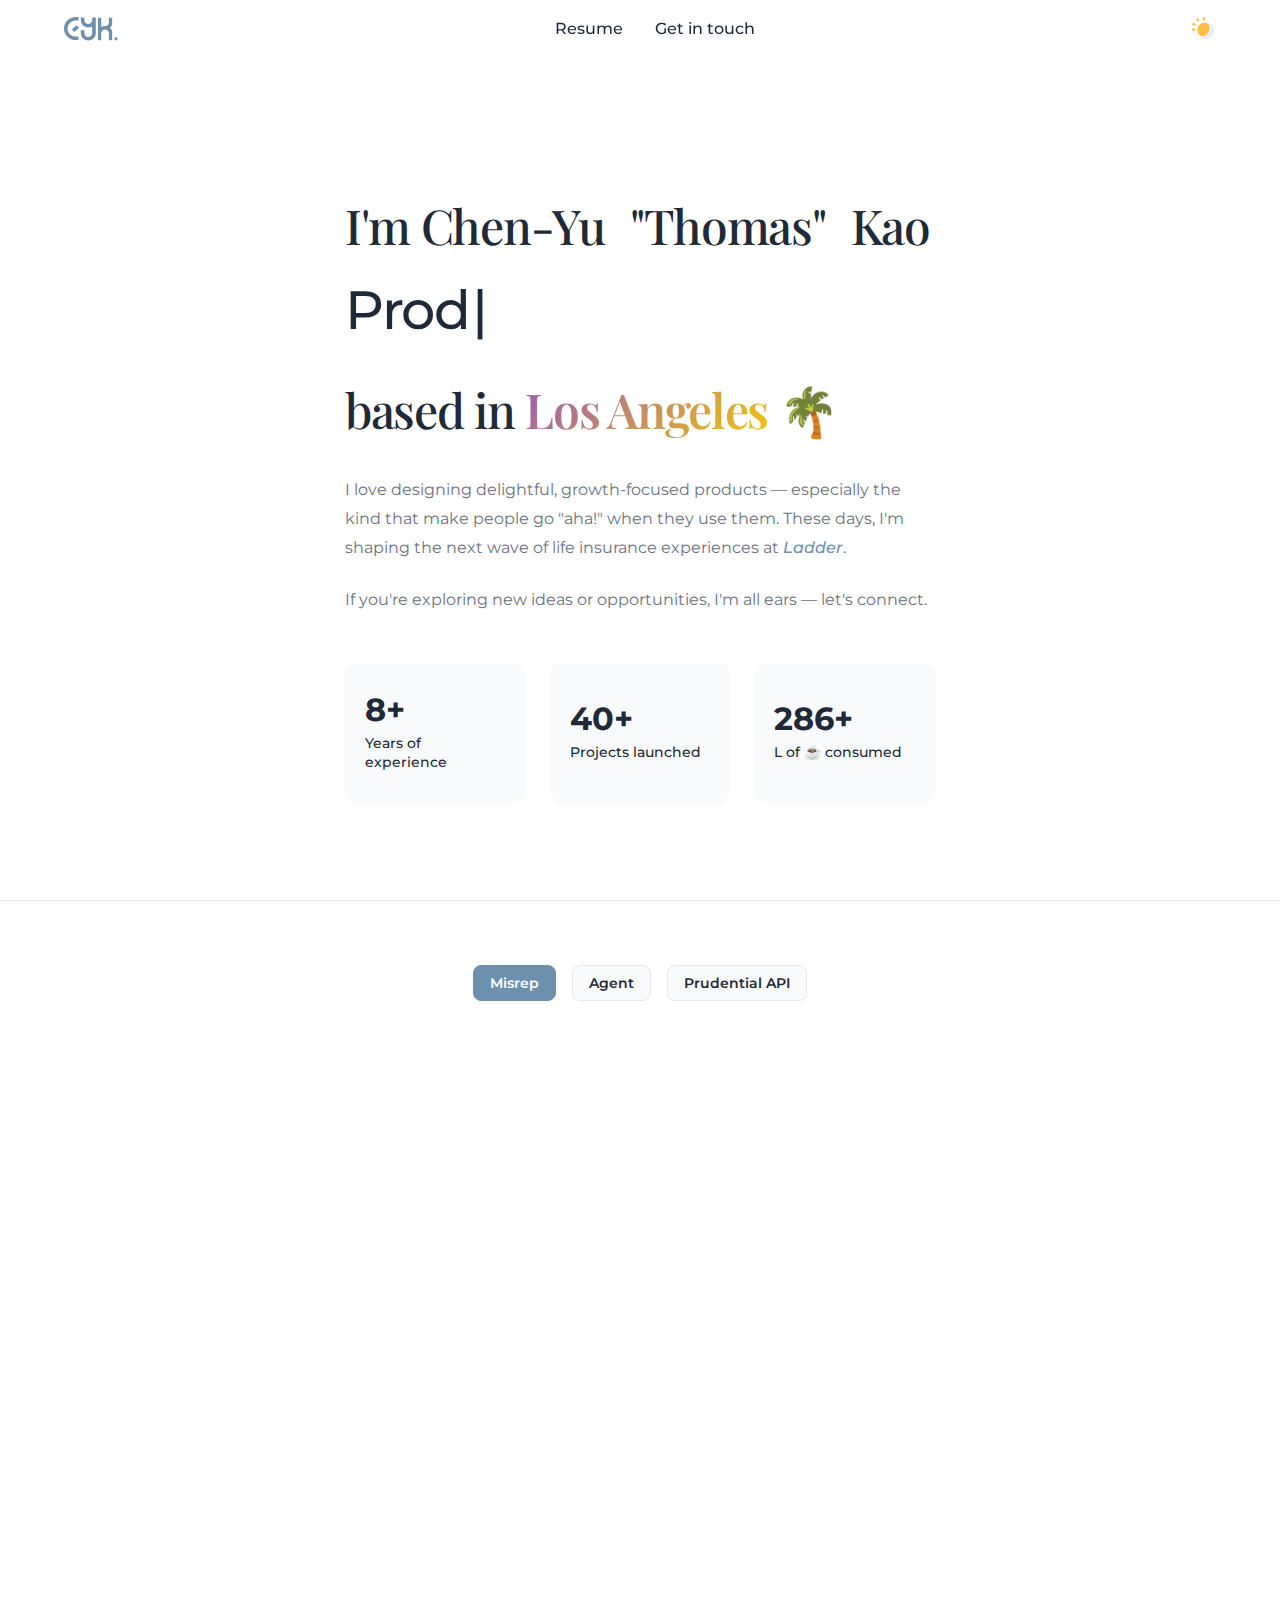
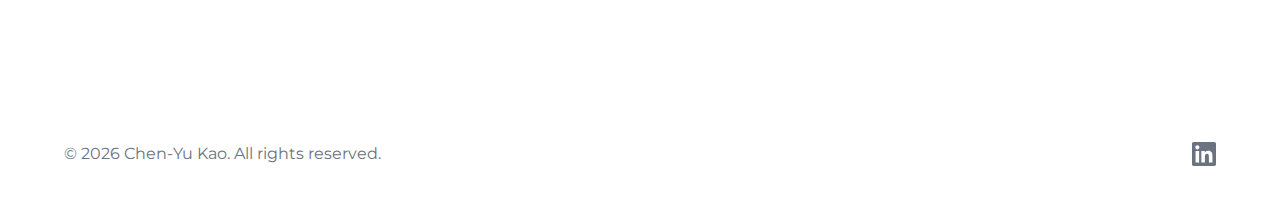
<file: index.html>
<!DOCTYPE html>
<html lang="en">
<head>
    <meta charset="UTF-8">
    <meta name="viewport" content="width=device-width, initial-scale=1.0">
    <meta name="description" content="Chen-Yu &quot;Thomas&quot; Kao - Product / Experience Designer">
    <title>Chen-Yu "Thomas" Kao</title>
    <link rel="icon" type="image/svg+xml" href="Logo.svg">
    <link rel="stylesheet" href="styles.css">
    <link rel="preconnect" href="https://fonts.googleapis.com">
    <link rel="preconnect" href="https://fonts.gstatic.com" crossorigin>
    <link href="https://fonts.googleapis.com/css2?family=Montserrat:wght@300;400;500;600;700&family=Quicksand:wght@400;500;600;700&family=Playfair+Display:wght@400;500;600;700&display=swap" rel="stylesheet">
</head>
<body>
    <nav class="navbar">
        <div class="nav-container">
            <a href="#home" class="logo">
                <img src="Logo.svg" alt="Chen‑Yu Kao" class="logo-img">
            </a>
            <ul class="nav-menu">
                <li><a href="Resume/Resume_CYK.pdf" target="_blank" rel="noopener noreferrer">Resume</a></li>
                <li><a href="#" id="contact-trigger">Get in touch</a></li>
            </ul>
            <div class="nav-right-group">
                <div class="nav-mobile-buttons">
                    <a href="Resume/Resume_CYK.pdf" target="_blank" rel="noopener noreferrer" class="nav-emoji-btn" aria-label="Resume">📄</a>
                    <a href="#" id="contact-trigger-mobile" class="nav-emoji-btn" aria-label="Get in touch">💬</a>
                </div>
                <button class="theme-toggle" aria-label="Toggle dark mode" id="theme-toggle">
                    <img src="svg/light.svg" alt="Toggle theme" id="theme-icon" class="theme-icon-img">
                </button>
            </div>
        </div>
    </nav>

    <main>
        <section id="home" class="hero">
            <div class="hero-content">
                <div class="hero-title-wrapper">
                    <div class="text-spacer"></div>
                    <h1 class="hero-title"><span class="name-wrap"><span class="name-prefix">I'm </span>Chen-Yu <span class="highlight-name">"Thomas"</span> Kao</span><br><span class="title-role-wrapper"><span class="title-role" id="typing-text"></span><span class="typing-cursor">|</span></span><br><span class="location-wrap">based in <span class="city-name">Los Angeles</span> 🌴</span></h1>
                    <div class="text-spacer"></div>
                </div>
                <div class="about-text">
                    <div class="text-spacer"></div>
                    <div class="text-content-wrapper">
                        <p>I love designing delightful, growth-focused products — especially the kind that make people go "aha!" when they use them. These days, I'm shaping the next wave of life insurance experiences at <a href="https://ladderlife.com" target="_blank" rel="noopener noreferrer" class="ladder-link">Ladder</a>.</p>
                        <p>If you're exploring new ideas or opportunities, I'm all ears — let's connect.</p>
                    </div>
                    <div class="text-spacer"></div>
                </div>
                <div class="about-stats">
                    <div class="stat-spacer"></div>
                    <div class="stat-item">
                        <div class="stat-number">8+</div>
                        <div class="stat-label">Years of experience</div>
                        <div class="stat-note">I hope this doesn't show my age 🐤</div>
                    </div>
                    <div class="stat-item">
                        <div class="stat-number">40+</div>
                        <div class="stat-label">Projects launched</div>
                        <div class="stat-note">It's been a journey 🚀</div>
                    </div>
                    <div class="stat-item">
                        <div class="stat-number" id="coffee-counter">0</div>
                        <div class="stat-label">L of ☕ consumed</div>
                        <div class="stat-note">Sheesh...that's a lot of coffee 😅</div>
                    </div>
                    <div class="stat-spacer"></div>
                </div>
            </div>
        </section>

        <section id="portfolio" class="section section-alt">
            <div class="container">
                <div class="portfolio-labels">
                    <button class="portfolio-label active" data-index="0">Misrep</button>
                    <button class="portfolio-label" data-index="1">Agent</button>
                    <button class="portfolio-label" data-index="2">Prudential API</button>
                </div>
                <div class="portfolio-indicators">
                    <div class="portfolio-indicator active" data-index="0"></div>
                    <div class="portfolio-indicator" data-index="1"></div>
                    <div class="portfolio-indicator" data-index="2"></div>
                </div>
                <div class="portfolio-wrapper">
                    <div class="portfolio-grid">
                        <div class="portfolio-item active">
                            <div class="portfolio-content">
                                <div class="portfolio-tags">
                                    <span class="tag">2023</span>
                                </div>
                                <h3>Misrepresentation</h3>
                                <p>Reduced misrepresentation in life insurance applications by designing a unified, high‑risk disclosure framework that clarified questions, aligned underwriting and compliance, and improved data quality without adding friction.</p>
                                <div class="portfolio-metrics">
                                    <div class="portfolio-metric">
                                        <div class="portfolio-metric-number">12.9% ↑</div>
                                        <div class="portfolio-metric-label">Improved answer accuracy</div>
                                    </div>
                                    <div class="portfolio-metric">
                                        <div class="portfolio-metric-number">10.5% ↑</div>
                                        <div class="portfolio-metric-label">Policies issued</div>
                                    </div>
                                </div>
                                <a href="project-Misrep.html" class="portfolio-case-study-link">View case study →</a>
                            </div>
                            <a href="project-Misrep.html" class="portfolio-image">
                                <img src="Images/Cover/Cover-misrep.png" alt="Misrepresentation project" style="width: 100%; height: 100%; object-fit: cover; border-radius: inherit;">
                            </a>
                        </div>
                        <div class="portfolio-item">
                            <div class="portfolio-content">
                                <div class="portfolio-tags">
                                    <span class="tag">2024</span>
                                </div>
                                <h3>Agent Assisted Applications</h3>
                                <p>Unlocked a new distribution channel by designing Ladder's first agent assisted application experience, giving agents control over high-intent flows, improving conversion quality, and establishing a scalable foundation for partner growth.</p>
                                <div class="portfolio-metrics">
                                    <div class="portfolio-metric">
                                        <div class="portfolio-metric-number">26.9%</div>
                                        <div class="portfolio-metric-label">E2e conversion</div>
                                    </div>
                                    <div class="portfolio-metric">
                                        <div class="portfolio-metric-number">65%</div>
                                        <div class="portfolio-metric-label">Offer rate</div>
                                    </div>
                                </div>
                                <a href="project-agent.html" class="portfolio-case-study-link">View case study →</a>
                            </div>
                            <a href="project-agent.html" class="portfolio-image">
                                <img src="Images/Cover/Cover-agent.png" alt="Agent project" style="width: 100%; height: 100%; object-fit: cover; border-radius: inherit;">
                            </a>
                        </div>
                        <div class="portfolio-item">
                            <div class="portfolio-content">
                                <div class="portfolio-tags">
                                    <span class="tag">2025</span>
                                </div>
                                <h3>Prudential API</h3>
                                <p>Enabled real-time underwriting decisions by designing API driven application flows with Prudential, reducing time to offer, improving qualification rates, and creating a reusable integration model for future carrier partnerships.</p>
                                <div class="portfolio-metrics">
                                    <div class="portfolio-metric">
                                        <div class="portfolio-metric-number">0 → 1</div>
                                        <div class="portfolio-metric-label">API partner integration</div>
                                    </div>
                                    <div class="portfolio-metric">
                                        <div class="portfolio-metric-number">Scalable</div>
                                        <div class="portfolio-metric-label">Multi-carrier ready</div>
                                    </div>
                                </div>
                                <a href="project-pru-api.html" class="portfolio-case-study-link">View case study →</a>
                            </div>
                            <a href="project-pru-api.html" class="portfolio-image">
                                <img src="Images/Cover/Cover-api.png" alt="Pru API project" style="width: 100%; height: 100%; object-fit: cover; border-radius: inherit;">
                            </a>
                        </div>
                    </div>
                </div>
            </div>
        </section>

    </main>

    <footer class="footer">
        <div class="container">
            <p>&copy; <span id="year"></span> Chen‑Yu Kao. All rights reserved.</p>
            <div class="social-links">
                <a href="https://www.linkedin.com/in/cykdesignworks/" target="_blank" rel="noopener noreferrer" aria-label="LinkedIn">
                    <svg width="24" height="24" viewBox="0 0 24 24" fill="none" xmlns="http://www.w3.org/2000/svg">
                        <path d="M20.447 20.452h-3.554v-5.569c0-1.328-.027-3.037-1.852-3.037-1.853 0-2.136 1.445-2.136 2.939v5.667H9.351V9h3.414v1.561h.046c.477-.9 1.637-1.85 3.37-1.85 3.601 0 4.267 2.37 4.267 5.455v6.286zM5.337 7.433c-1.144 0-2.063-.926-2.063-2.065 0-1.138.92-2.063 2.063-2.063 1.14 0 2.064.925 2.064 2.063 0 1.139-.925 2.065-2.064 2.065zm1.782 13.019H3.555V9h3.564v11.452zM22.225 0H1.771C.792 0 0 .774 0 1.729v20.542C0 23.227.792 24 1.771 24h20.451C23.2 24 24 23.227 24 22.271V1.729C24 .774 23.2 0 22.222 0h.003z" fill="currentColor"/>
                    </svg>
                </a>
                <!-- End of Selection -->
            </div>
        </div>
    </footer>

    <!-- Contact Modal -->
    <div id="contact-modal" class="modal">
        <div class="modal-overlay"></div>
        <div class="modal-content">
            <button class="modal-close" aria-label="Close modal">close</button>
            <h3 class="section-title">Get In Touch</h3>
            <form class="contact-form">
                <div class="fun-fact-callout">
                    <h4 class="fun-fact-title">✨ Fun fact about me</h4>
                    <p class="fun-fact-text" data-fact="0">I once met Kevin Durant 🏀 randomly in a restaurant in Portland.</p>
                    <p class="fun-fact-text" data-fact="1" style="display: none;">I am a Lego collector, yet I still haven't been to any Legolands.</p>
                </div>
                <div class="form-group">
                    <label for="modal-name">Name</label>
                    <input type="text" id="modal-name" name="name" required>
                </div>
                <div class="form-group">
                    <label for="modal-email">Email</label>
                    <input type="email" id="modal-email" name="email" required>
                </div>
                <div class="form-group">
                    <label for="modal-you-are">You are</label>
                    <select id="modal-you-are" name="you-are" required>
                        <option value="">Select an option</option>
                        <option value="hiring-manager">Hiring manager</option>
                        <option value="fellow-designer">Fellow designer</option>
                        <option value="coffee-lover">Coffee lover</option>
                    </select>
                </div>
                <div class="form-group">
                    <label for="modal-subject">What's this about</label>
                    <select id="modal-subject" name="subject" required>
                        <option value="">Select an option</option>
                        <option value="new-opportunity">New opportunity</option>
                        <option value="lets-connect">Let's connect</option>
                        <option value="coffee-recommendation">Coffee recommendation</option>
                        <option value="others">Others</option>
                    </select>
                </div>
                <div class="form-group">
                    <label for="modal-message">Message</label>
                    <textarea id="modal-message" name="message" rows="5" required></textarea>
                </div>
                <button type="submit" class="btn btn-primary">Send Message</button>
            </form>
        </div>
    </div>


    <script src="script.js"></script>
</body>
</html>
</file>
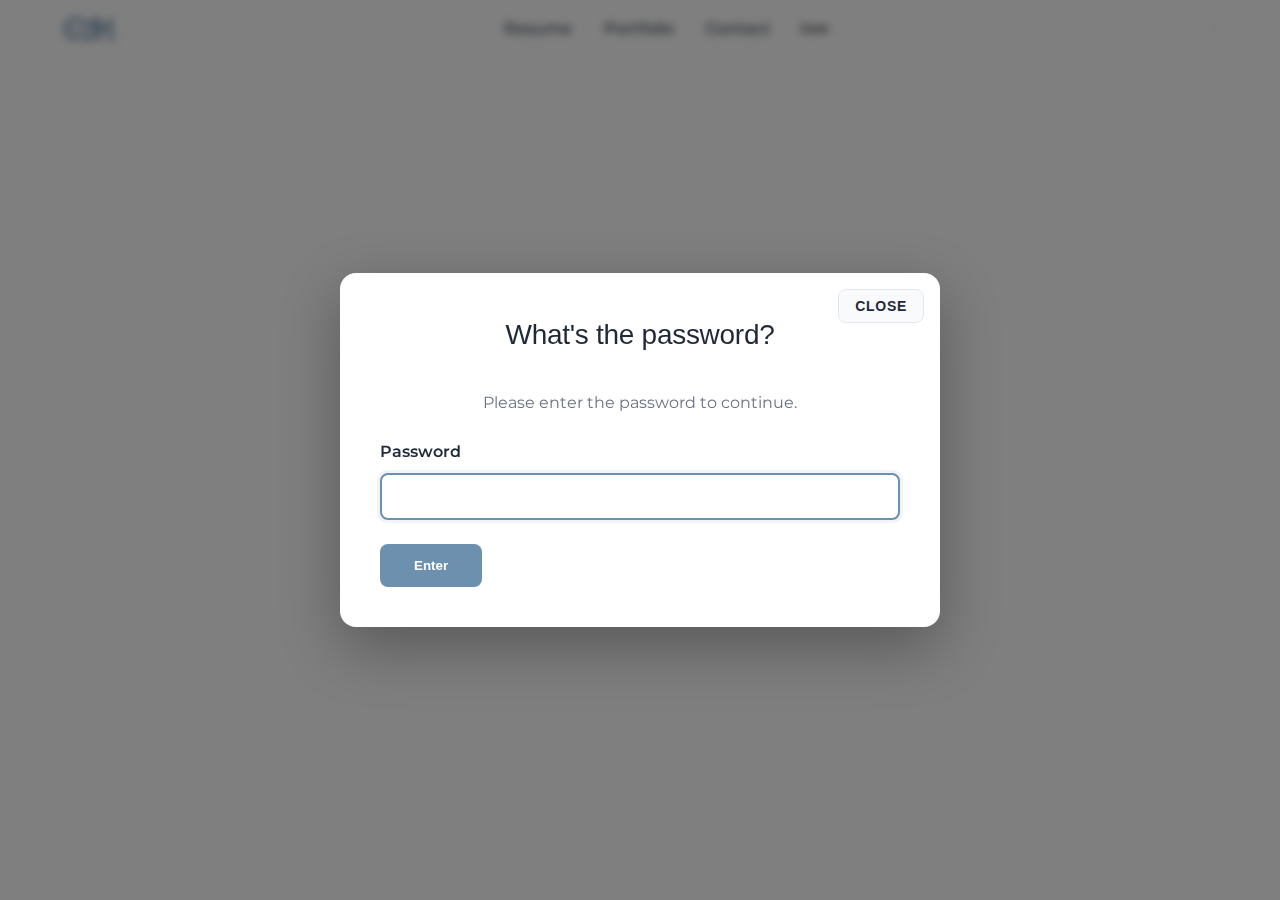
<file: project-agent.html>
<!DOCTYPE html>
<html lang="en">
<head>
    <meta charset="UTF-8">
    <meta name="viewport" content="width=device-width, initial-scale=1.0">
    <meta name="description" content="Agent Assisted Applications - Chen-Yu Kao Portfolio">
    <title>Agent Assisted Applications - Chen-Yu Kao</title>
    <link rel="stylesheet" href="styles.css">
    <link rel="preconnect" href="https://fonts.googleapis.com">
    <link rel="preconnect" href="https://fonts.gstatic.com" crossorigin>
    <link href="https://fonts.googleapis.com/css2?family=Montserrat:wght@300;400;500;600;700&display=swap" rel="stylesheet">
</head>
<body>
    <nav class="navbar">
        <div class="nav-container">
            <a href="index.html" class="logo">
                <img src="Logo.svg" alt="Chen‑Yu Kao" class="logo-img">
            </a>
            <ul class="nav-menu">
                <li><a href="Resume/Resume_CYK.pdf" target="_blank" rel="noopener noreferrer">Resume</a></li>
                <li><a href="index.html#portfolio">Portfolio</a></li>
                <li><a href="#" id="contact-trigger">Contact</a></li>
                <li>
                    <button class="theme-toggle" aria-label="Toggle dark mode" id="theme-toggle">
                        <span id="theme-icon">Dark</span>
                    </button>
                </li>
            </ul>
            <button class="menu-toggle" aria-label="Toggle menu">
                <span></span>
                <span></span>
                <span></span>
            </button>
        </div>
    </nav>

    <main id="main-content" style="display: none;">
        <section class="project-page">
            <div class="container">
                <a href="index.html#portfolio" class="back-link">← Back to Portfolio</a>
                <div class="project-header">
                    <span class="project-emoji-large">🤖</span>
                    <h1 class="project-title">Agent Assisted Applications</h1>
                </div>
                <div class="project-content">
                    <div class="project-description">
                        <p>Unlocked a new distribution channel by designing Ladder's first agent assisted application experience, giving agents control over high-intent flows, improving conversion quality, and establishing a scalable foundation for partner growth.</p>
                    </div>
                    <div class="project-tags">
                        <span class="tag">Product Design</span>
                        <span class="tag">UX/UI</span>
                        <span class="tag">API Integration</span>
                    </div>
                </div>
            </div>
        </section>
    </main>

    <footer class="footer">
        <div class="container">
            <p>&copy; <span id="year"></span> Chen‑Yu Kao. All rights reserved.</p>
            <div class="social-links">
                <a href="https://www.linkedin.com/in/cykdesignworks/" target="_blank" rel="noopener noreferrer" aria-label="LinkedIn">LinkedIn</a>
            </div>
        </div>
    </footer>

    <!-- Password Protection Modal -->
    <div id="password-modal" class="modal active">
        <div class="modal-overlay"></div>
        <div class="modal-content">
            <button class="modal-close" aria-label="Close modal" id="password-modal-close">close</button>
            <h2 class="section-title">What's the password?</h2>
            <p style="text-align: center; margin-bottom: 1.5rem; color: var(--text-light);">Please enter the password to continue.</p>
            <form id="password-form" class="contact-form">
                <div class="form-group">
                    <label for="password-input">Password</label>
                    <input type="password" id="password-input" name="password" required autofocus>
                    <div id="password-error" style="color: #ef4444; font-size: 0.875rem; margin-top: 0.5rem; display: none;">Incorrect password. Please try again.</div>
                </div>
                <button type="submit" class="btn btn-primary">Enter</button>
            </form>
        </div>
    </div>

    <!-- Contact Modal -->
    <div id="contact-modal" class="modal">
        <div class="modal-overlay"></div>
        <div class="modal-content">
            <button class="modal-close" aria-label="Close modal">&times;</button>
            <h2 class="section-title">Get In Touch</h2>
            <form class="contact-form">
                <div class="form-group">
                    <label for="modal-name">Name</label>
                    <input type="text" id="modal-name" name="name" required>
                </div>
                <div class="form-group">
                    <label for="modal-email">Email</label>
                    <input type="email" id="modal-email" name="email" required>
                </div>
                <div class="form-group">
                    <label for="modal-message">Message</label>
                    <textarea id="modal-message" name="message" rows="5" required></textarea>
                </div>
                <button type="submit" class="btn btn-primary">Send Message</button>
            </form>
        </div>
    </div>

    <script src="script.js"></script>
    <script>
        // Password protection for Agent project
        const CORRECT_PASSWORD = 'kohi';
        const AUTH_KEY = 'agent_authenticated';
        
        // Check if already authenticated
        const isAuthenticated = sessionStorage.getItem(AUTH_KEY) === 'true';
        
        const passwordModal = document.getElementById('password-modal');
        const passwordForm = document.getElementById('password-form');
        const passwordInput = document.getElementById('password-input');
        const passwordError = document.getElementById('password-error');
        const mainContent = document.getElementById('main-content');
        const passwordModalOverlay = passwordModal.querySelector('.modal-overlay');
        const passwordModalClose = document.getElementById('password-modal-close');
        
        // Prevent password modal from closing when clicking overlay
        if (passwordModalOverlay) {
            passwordModalOverlay.addEventListener('click', (e) => {
                e.stopPropagation();
            });
        }
        
        // Handle close button - redirect to portfolio
        if (passwordModalClose) {
            passwordModalClose.addEventListener('click', () => {
                window.location.href = 'index.html#portfolio';
            });
        }
        
        // Prevent Escape key from closing password modal
        document.addEventListener('keydown', (e) => {
            if (e.key === 'Escape' && passwordModal.classList.contains('active')) {
                e.preventDefault();
                e.stopPropagation();
            }
        }, true);
        
        if (isAuthenticated) {
            // Already authenticated, show content and hide modal
            passwordModal.classList.remove('active');
            mainContent.style.display = 'block';
        } else {
            // Not authenticated, show password modal
            passwordModal.classList.add('active');
            mainContent.style.display = 'none';
            
            // Handle password form submission
            passwordForm.addEventListener('submit', (e) => {
                e.preventDefault();
                const enteredPassword = passwordInput.value.trim();
                
                if (enteredPassword === CORRECT_PASSWORD) {
                    // Correct password - authenticate and show content
                    sessionStorage.setItem(AUTH_KEY, 'true');
                    passwordError.style.display = 'none';
                    passwordModal.classList.remove('active');
                    mainContent.style.display = 'block';
                } else {
                    // Incorrect password - show error
                    passwordError.style.display = 'block';
                    passwordInput.value = '';
                    passwordInput.focus();
                }
            });
        }
    </script>
</body>
</html>
</file>
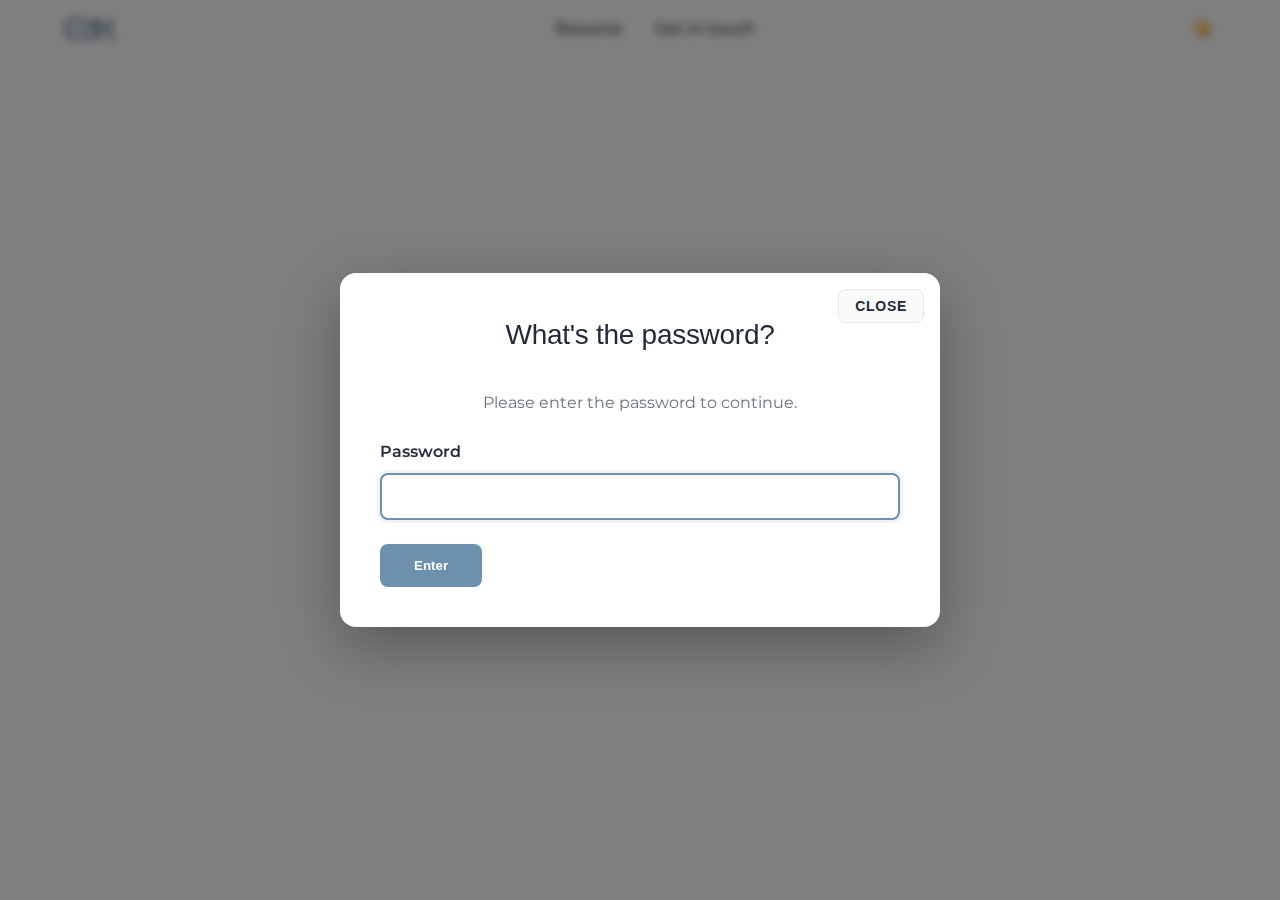
<file: project-Misrep.html>
<!DOCTYPE html>
<html lang="en">
<head>
    <meta charset="UTF-8">
    <meta name="viewport" content="width=device-width, initial-scale=1.0">
    <meta name="description" content="Misrepresentation - Chen-Yu Kao Portfolio">
    <title>Misrepresentation - Chen-Yu Kao</title>
    <link rel="stylesheet" href="styles.css">
    <link rel="preconnect" href="https://fonts.googleapis.com">
    <link rel="preconnect" href="https://fonts.gstatic.com" crossorigin>
    <link href="https://fonts.googleapis.com/css2?family=Montserrat:wght@300;400;500;600;700&display=swap" rel="stylesheet">
</head>
<body>
    <nav class="navbar">
        <div class="nav-container">
            <a href="index.html" class="logo">
                <img src="Logo.svg" alt="Chen‑Yu Kao" class="logo-img">
            </a>
            <ul class="nav-menu">
                <li><a href="Resume/Resume_CYK.pdf" target="_blank" rel="noopener noreferrer">Resume</a></li>
                <li><a href="#" id="contact-trigger">Get in touch</a></li>
            </ul>
            <div class="nav-right-group">
                <div class="nav-mobile-buttons">
                    <a href="Resume/Resume_CYK.pdf" target="_blank" rel="noopener noreferrer" class="nav-emoji-btn" aria-label="Resume">📄</a>
                    <a href="#" id="contact-trigger-mobile" class="nav-emoji-btn" aria-label="Get in touch">💬</a>
                </div>
                <button class="theme-toggle" aria-label="Toggle dark mode" id="theme-toggle">
                    <img src="svg/light.svg" alt="Toggle theme" id="theme-icon" class="theme-icon-img">
                </button>
            </div>
        </div>
    </nav>

    <main id="main-content" style="display: none;">
        <section class="project-page">
            <div class="container">
                <a href="index.html#portfolio" class="back-link">← Back to Portfolio</a>
                <div class="project-header">
                    <span class="project-emoji-large">📋</span>
                    <h1 class="project-title">Misrepresentation</h1>
                </div>
                <div class="project-content">
                    <div class="project-description">
                        <p>Designed transparent disclosure interface for insurance verification process, improving user trust and compliance through clear communication about data verification practices. This project focused on creating an honest, upfront experience that explains how Ladder may check online records to verify identity and medical history.</p>
                        <p>The design emphasizes transparency and builds trust by clearly communicating the company's verification practices before users continue. The interface features a clean, approachable illustration alongside straightforward language that demystifies the verification process, resulting in improved user confidence and reduced drop-off rates during the application flow.</p>
                    </div>
                    <div class="project-tags">
                        <span class="tag">UI/UX</span>
                        <span class="tag">User Research</span>
                        <span class="tag">Figma</span>
                    </div>
                </div>
            </div>
        </section>
    </main>

    <footer class="footer">
        <div class="container">
            <p>&copy; <span id="year"></span> Chen‑Yu Kao. All rights reserved.</p>
            <div class="social-links">
                <a href="#" aria-label="LinkedIn">LinkedIn</a>
                <a href="#" aria-label="Dribbble">Dribbble</a>
                <a href="#" aria-label="Behance">Behance</a>
            </div>
        </div>
    </footer>

    <!-- Password Protection Modal -->
    <div id="password-modal" class="modal active">
        <div class="modal-overlay"></div>
        <div class="modal-content">
            <button class="modal-close" aria-label="Close modal" id="password-modal-close">close</button>
            <h2 class="section-title">What's the password?</h2>
            <p style="text-align: center; margin-bottom: 1.5rem; color: var(--text-light);">Please enter the password to continue.</p>
            <form id="password-form" class="contact-form">
                <div class="form-group">
                    <label for="password-input">Password</label>
                    <input type="password" id="password-input" name="password" required autofocus>
                    <div id="password-error" style="color: #ef4444; font-size: 0.875rem; margin-top: 0.5rem; display: none;">Incorrect password. Please try again.</div>
                </div>
                <button type="submit" class="btn btn-primary">Enter</button>
            </form>
        </div>
    </div>

    <!-- Contact Modal -->
    <div id="contact-modal" class="modal">
        <div class="modal-overlay"></div>
        <div class="modal-content">
            <button class="modal-close" aria-label="Close modal">&times;</button>
            <h2 class="section-title">Get In Touch</h2>
            <form class="contact-form">
                <div class="form-group">
                    <label for="modal-name">Name</label>
                    <input type="text" id="modal-name" name="name" required>
                </div>
                <div class="form-group">
                    <label for="modal-email">Email</label>
                    <input type="email" id="modal-email" name="email" required>
                </div>
                <div class="form-group">
                    <label for="modal-message">Message</label>
                    <textarea id="modal-message" name="message" rows="5" required></textarea>
                </div>
                <button type="submit" class="btn btn-primary">Send Message</button>
            </form>
        </div>
    </div>

    <script src="script.js"></script>
    <script>
        // Password protection for Misrep project
        const CORRECT_PASSWORD = 'kohi';
        const AUTH_KEY = 'misrep_authenticated';
        
        // Check if already authenticated
        const isAuthenticated = sessionStorage.getItem(AUTH_KEY) === 'true';
        
        const passwordModal = document.getElementById('password-modal');
        const passwordForm = document.getElementById('password-form');
        const passwordInput = document.getElementById('password-input');
        const passwordError = document.getElementById('password-error');
        const mainContent = document.getElementById('main-content');
        const passwordModalOverlay = passwordModal.querySelector('.modal-overlay');
        const passwordModalClose = document.getElementById('password-modal-close');
        
        // Prevent password modal from closing when clicking overlay
        if (passwordModalOverlay) {
            passwordModalOverlay.addEventListener('click', (e) => {
                e.stopPropagation();
            });
        }
        
        // Handle close button - redirect to portfolio
        if (passwordModalClose) {
            passwordModalClose.addEventListener('click', () => {
                window.location.href = 'index.html#portfolio';
            });
        }
        
        // Prevent Escape key from closing password modal
        document.addEventListener('keydown', (e) => {
            if (e.key === 'Escape' && passwordModal.classList.contains('active')) {
                e.preventDefault();
                e.stopPropagation();
            }
        }, true);
        
        if (isAuthenticated) {
            // Already authenticated, show content and hide modal
            passwordModal.classList.remove('active');
            mainContent.style.display = 'block';
        } else {
            // Not authenticated, show password modal
            passwordModal.classList.add('active');
            mainContent.style.display = 'none';
            
            // Handle password form submission
            passwordForm.addEventListener('submit', (e) => {
                e.preventDefault();
                const enteredPassword = passwordInput.value.trim();
                
                if (enteredPassword === CORRECT_PASSWORD) {
                    // Correct password - authenticate and show content
                    sessionStorage.setItem(AUTH_KEY, 'true');
                    passwordError.style.display = 'none';
                    passwordModal.classList.remove('active');
                    mainContent.style.display = 'block';
                } else {
                    // Incorrect password - show error
                    passwordError.style.display = 'block';
                    passwordInput.value = '';
                    passwordInput.focus();
                }
            });
        }
    </script>
</body>
</html>
</file>
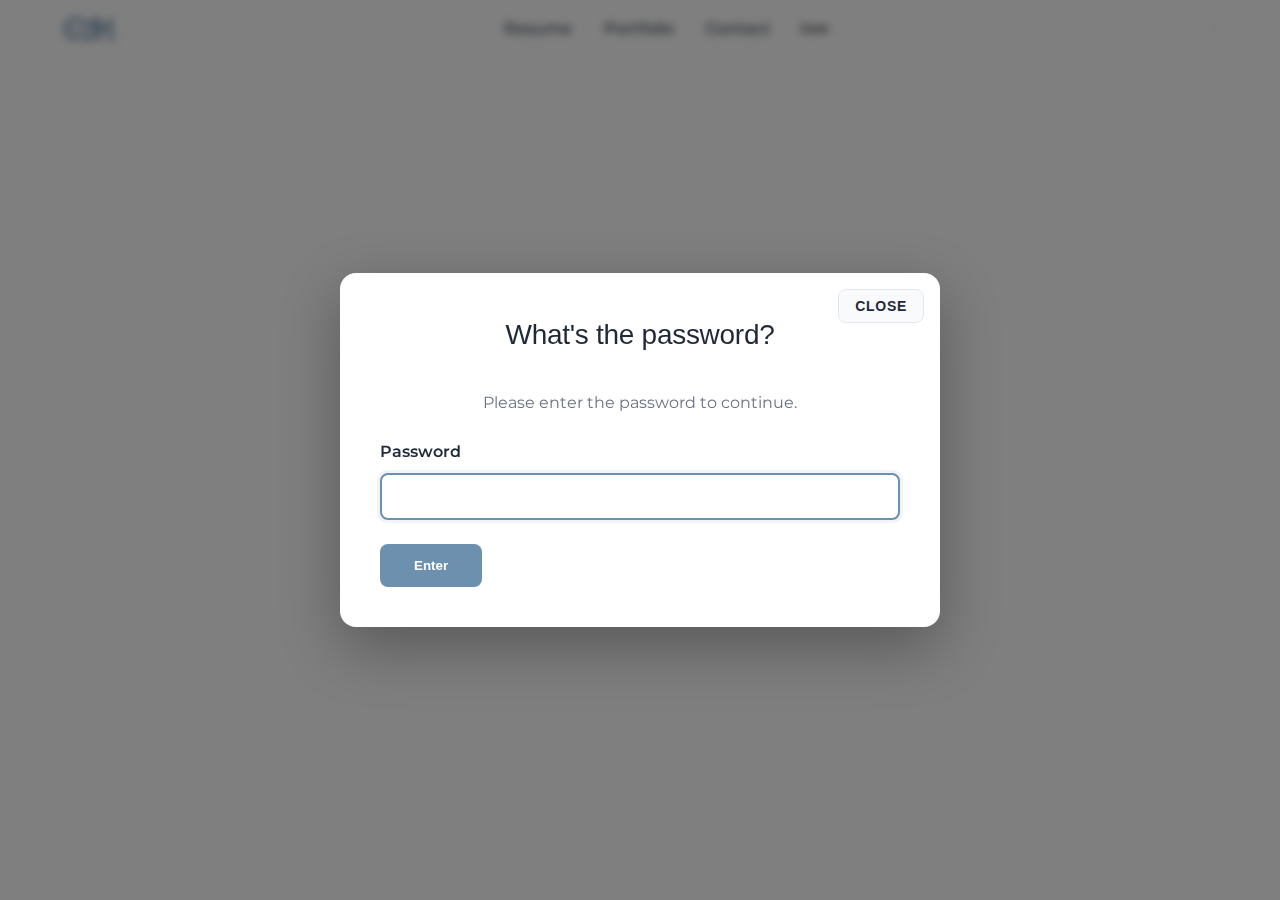
<file: project-pru-api.html>
<!DOCTYPE html>
<html lang="en">
<head>
    <meta charset="UTF-8">
    <meta name="viewport" content="width=device-width, initial-scale=1.0">
    <meta name="description" content="Prudential API - Chen-Yu Kao Portfolio">
    <title>Prudential API - Chen-Yu Kao</title>
    <link rel="stylesheet" href="styles.css">
    <link rel="preconnect" href="https://fonts.googleapis.com">
    <link rel="preconnect" href="https://fonts.gstatic.com" crossorigin>
    <link href="https://fonts.googleapis.com/css2?family=Montserrat:wght@300;400;500;600;700&display=swap" rel="stylesheet">
</head>
<body>
    <nav class="navbar">
        <div class="nav-container">
            <a href="index.html" class="logo">
                <img src="Logo.svg" alt="Chen‑Yu Kao" class="logo-img">
            </a>
            <ul class="nav-menu">
                <li><a href="Resume/Resume_CYK.pdf" target="_blank" rel="noopener noreferrer">Resume</a></li>
                <li><a href="index.html#portfolio">Portfolio</a></li>
                <li><a href="#" id="contact-trigger">Contact</a></li>
                <li>
                    <button class="theme-toggle" aria-label="Toggle dark mode" id="theme-toggle">
                        <span id="theme-icon">Dark</span>
                    </button>
                </li>
            </ul>
            <button class="menu-toggle" aria-label="Toggle menu">
                <span></span>
                <span></span>
                <span></span>
            </button>
        </div>
    </nav>

    <main id="main-content" style="display: none;">
        <section class="project-page">
            <div class="container">
                <a href="index.html#portfolio" class="back-link">← Back to Portfolio</a>
                <div class="project-header">
                    <span class="project-emoji-large">🔌</span>
                    <h1 class="project-title">Prudential API</h1>
                </div>
                <div class="project-content">
                    <div class="project-description">
                        <p>Enabled real-time underwriting decisions by designing API driven application flows with Prudential, reducing time to offer, improving qualification rates, and creating a reusable integration model for future carrier partnerships.</p>
                    </div>
                    <div class="project-tags">
                        <span class="tag">Product Design</span>
                        <span class="tag">API Integration</span>
                        <span class="tag">UX/UI</span>
                    </div>
                </div>
            </div>
        </section>
    </main>

    <footer class="footer">
        <div class="container">
            <p>&copy; <span id="year"></span> Chen‑Yu Kao. All rights reserved.</p>
            <div class="social-links">
                <a href="https://www.linkedin.com/in/cykdesignworks/" target="_blank" rel="noopener noreferrer" aria-label="LinkedIn">LinkedIn</a>
            </div>
        </div>
    </footer>

    <!-- Password Protection Modal -->
    <div id="password-modal" class="modal active">
        <div class="modal-overlay"></div>
        <div class="modal-content">
            <button class="modal-close" aria-label="Close modal" id="password-modal-close">close</button>
            <h2 class="section-title">What's the password?</h2>
            <p style="text-align: center; margin-bottom: 1.5rem; color: var(--text-light);">Please enter the password to continue.</p>
            <form id="password-form" class="contact-form">
                <div class="form-group">
                    <label for="password-input">Password</label>
                    <input type="password" id="password-input" name="password" required autofocus>
                    <div id="password-error" style="color: #ef4444; font-size: 0.875rem; margin-top: 0.5rem; display: none;">Incorrect password. Please try again.</div>
                </div>
                <button type="submit" class="btn btn-primary">Enter</button>
            </form>
        </div>
    </div>

    <!-- Contact Modal -->
    <div id="contact-modal" class="modal">
        <div class="modal-overlay"></div>
        <div class="modal-content">
            <button class="modal-close" aria-label="Close modal">&times;</button>
            <h2 class="section-title">Get In Touch</h2>
            <form class="contact-form">
                <div class="form-group">
                    <label for="modal-name">Name</label>
                    <input type="text" id="modal-name" name="name" required>
                </div>
                <div class="form-group">
                    <label for="modal-email">Email</label>
                    <input type="email" id="modal-email" name="email" required>
                </div>
                <div class="form-group">
                    <label for="modal-message">Message</label>
                    <textarea id="modal-message" name="message" rows="5" required></textarea>
                </div>
                <button type="submit" class="btn btn-primary">Send Message</button>
            </form>
        </div>
    </div>

    <script src="script.js"></script>
    <script>
        // Password protection for Prudential API project
        const CORRECT_PASSWORD = 'kohi';
        const AUTH_KEY = 'prudential_api_authenticated';
        
        // Check if already authenticated
        const isAuthenticated = sessionStorage.getItem(AUTH_KEY) === 'true';
        
        const passwordModal = document.getElementById('password-modal');
        const passwordForm = document.getElementById('password-form');
        const passwordInput = document.getElementById('password-input');
        const passwordError = document.getElementById('password-error');
        const mainContent = document.getElementById('main-content');
        const passwordModalOverlay = passwordModal.querySelector('.modal-overlay');
        const passwordModalClose = document.getElementById('password-modal-close');
        
        // Prevent password modal from closing when clicking overlay
        if (passwordModalOverlay) {
            passwordModalOverlay.addEventListener('click', (e) => {
                e.stopPropagation();
            });
        }
        
        // Handle close button - redirect to portfolio
        if (passwordModalClose) {
            passwordModalClose.addEventListener('click', () => {
                window.location.href = 'index.html#portfolio';
            });
        }
        
        // Prevent Escape key from closing password modal
        document.addEventListener('keydown', (e) => {
            if (e.key === 'Escape' && passwordModal.classList.contains('active')) {
                e.preventDefault();
                e.stopPropagation();
            }
        }, true);
        
        if (isAuthenticated) {
            // Already authenticated, show content and hide modal
            passwordModal.classList.remove('active');
            mainContent.style.display = 'block';
        } else {
            // Not authenticated, show password modal
            passwordModal.classList.add('active');
            mainContent.style.display = 'none';
            
            // Handle password form submission
            passwordForm.addEventListener('submit', (e) => {
                e.preventDefault();
                const enteredPassword = passwordInput.value.trim();
                
                if (enteredPassword === CORRECT_PASSWORD) {
                    // Correct password - authenticate and show content
                    sessionStorage.setItem(AUTH_KEY, 'true');
                    passwordError.style.display = 'none';
                    passwordModal.classList.remove('active');
                    mainContent.style.display = 'block';
                } else {
                    // Incorrect password - show error
                    passwordError.style.display = 'block';
                    passwordInput.value = '';
                    passwordInput.focus();
                }
            });
        }
    </script>
</body>
</html>
</file>
<file: styles.css>
/* Reset and Base Styles */
* {
    margin: 0;
    padding: 0;
    box-sizing: border-box;
}

:root {
    --primary-color: #6E90AF;
    --secondary-color: #8BA8C4;
    --text-color: #1f2937;
    --text-light: #6b7280;
    --bg-color: #ffffff;
    --bg-alt: #f9fafb;
    --border-color: #e5e7eb;
    --shadow: 0 4px 6px -1px rgba(0, 0, 0, 0.1), 0 2px 4px -1px rgba(0, 0, 0, 0.06);
    --shadow-lg: 0 10px 15px -3px rgba(0, 0, 0, 0.1), 0 4px 6px -2px rgba(0, 0, 0, 0.05);
    --transition: all 0.3s ease;
}

.theme-dark {
    --text-color: #f9fafb;
    --text-light: #d1d5db;
    --bg-color: #111827;
    --bg-alt: #1f2937;
    --border-color: #374151;
}

html {
    scroll-behavior: smooth;
    overflow-x: hidden;
}

body {
    font-family: 'Montserrat', -apple-system, BlinkMacSystemFont, 'Segoe UI', sans-serif;
    color: var(--text-color);
    background-color: var(--bg-color);
    line-height: 1.6;
    transition: background-color 0.3s ease, color 0.3s ease;
    overflow-x: hidden;
}

.container {
    max-width: 1200px;
    margin: 0 auto;
    padding: 0 1.5rem;
}

/* Navigation */
.navbar {
    position: fixed;
    top: 0;
    left: 0;
    right: 0;
    z-index: 1000;
    background: rgba(255, 255, 255, 0.95);
    backdrop-filter: blur(10px);
    border-bottom: 1px solid transparent;
    transition: var(--transition);
}

.theme-dark .navbar {
    background: rgba(17, 24, 39, 0.95);
}

.nav-container {
    max-width: 1200px;
    margin: 0 auto;
    padding: 1rem 1.5rem;
    display: flex;
    justify-content: space-between;
    align-items: center;
}

.logo {
    display: flex;
    align-items: center;
    text-decoration: none;
}

.logo-img {
    height: 24px;
    width: auto;
    display: block;
}

.nav-menu {
    display: flex;
    list-style: none;
    gap: 2rem;
    align-items: center;
}

.nav-menu a {
    color: var(--text-color);
    text-decoration: none;
    font-weight: 500;
    transition: var(--transition);
    position: relative;
}

.nav-menu a:hover {
    color: var(--primary-color);
}

.nav-menu a::after {
    content: '';
    position: absolute;
    bottom: -4px;
    left: 0;
    width: 0;
    height: 2px;
    background: var(--primary-color);
    transition: width 0.3s ease;
}

.nav-menu a:hover::after {
    width: 100%;
}

.theme-toggle {
    background: transparent;
    border: none;
    border-radius: 8px;
    padding: 0;
    cursor: pointer;
    transition: var(--transition);
    display: flex;
    align-items: center;
    justify-content: center;
    width: 24px;
    height: 24px;
}

.theme-icon-img {
    width: 24px;
    height: 24px;
    display: block;
    transition: var(--transition);
}

.theme-toggle:hover {
    border-color: var(--primary-color);
}

.nav-right-group {
    display: flex;
    align-items: center;
    gap: 0.75rem;
}

.nav-mobile-buttons {
    display: none;
    gap: 0.75rem;
    align-items: center;
}

.nav-emoji-btn {
    display: flex;
    align-items: center;
    justify-content: center;
    font-size: 1.5rem;
    text-decoration: none;
    background: transparent;
    border: none;
    transition: var(--transition);
    cursor: pointer;
    padding: 0;
    width: 24px;
    height: 24px;
    line-height: 1;
}

.nav-emoji-btn:hover {
    transform: scale(1.15);
}

/* Hero Section */
.hero {
    min-height: 100vh;
    display: flex;
    align-items: center;
    justify-content: center;
    padding: 80px 1.5rem 0;
    max-width: 1200px;
    margin: 0 auto;
}

.hero-content {
    position: relative;
    z-index: 1;
    width: 100%;
    max-width: 1200px;
}

.hero-title-wrapper {
    display: grid;
    grid-template-columns: repeat(5, 1fr);
    gap: 1.5rem;
    margin-bottom: 2rem;
    max-width: 1000px;
    margin-left: auto;
    margin-right: auto;
}

.hero-title {
    font-family: 'Playfair Display', serif;
    font-size: clamp(2rem, 5vw, 4rem);
    font-weight: 500;
    line-height: 1.3;
    color: var(--text-color);
    letter-spacing: -0.02em;
    grid-column: span 3;
    text-align: left;
    max-width: 100%;
    overflow-wrap: break-word;
    word-wrap: break-word;
    min-width: 0;
}

.hero-title .name-wrap {
    white-space: nowrap;
    display: inline-block;
    font-size: 0.75em;
}

.hero-title .highlight-name {
    padding: 0.1em 0.3em;
    border-radius: 4px;
    display: inline-block;
    position: relative;
}

.hero-title .title-role-wrapper {
    display: inline-block;
    white-space: nowrap;
    max-width: 100%;
    overflow: hidden;
}

.hero-title .title-role {
    font-size: 0.85em;
    display: inline-block;
    font-family: 'Montserrat', sans-serif;
    white-space: nowrap;
}

.hero-title .typing-cursor {
    display: inline-block;
    font-size: 0.85em;
    font-family: 'Montserrat', sans-serif;
    margin-left: 2px;
    animation: blink 1s infinite;
    opacity: 1;
    transition: opacity 0.3s ease;
}

@keyframes blink {
    0%, 50% {
        opacity: 1;
    }
    51%, 100% {
        opacity: 0;
    }
}

.hero-title .location-wrap {
    white-space: nowrap;
    display: inline-block;
    font-size: 0.75em;
}

.hero-title .highlight-name::before {
    content: '';
    position: absolute;
    top: 0;
    left: 0;
    width: 0;
    height: 100%;
    background: #FFF9C4;
    border-radius: 4px;
    z-index: -1;
    animation: highlight-draw 1.2s ease-in-out forwards;
    box-shadow: 0 0 10px rgba(255, 249, 196, 0.5);
}

.theme-dark .hero-title .highlight-name::before {
    background: #D4A017;
    box-shadow: 0 0 10px rgba(212, 160, 23, 0.5);
}

@keyframes highlight-draw {
    0% {
        width: 0;
    }
    100% {
        width: 100%;
    }
}

.hero-title .city-name {
    background: linear-gradient(135deg, #9B59B6 0%, #F1C40F 50%, #9B59B6 100%);
    background-size: 200% 200%;
    -webkit-background-clip: text;
    background-clip: text;
    -webkit-text-fill-color: transparent;
    font-weight: 600;
    animation: gradient-shift 3s ease infinite;
}

@keyframes gradient-shift {
    0%, 100% {
        background-position: 0% 50%;
    }
    50% {
        background-position: 100% 50%;
    }
}

.hero-subtitle {
    font-size: 1.25rem;
    color: var(--text-light);
    margin-bottom: 2rem;
    line-height: 1.6;
}

.hero-buttons {
    display: flex;
    gap: 1rem;
    flex-wrap: wrap;
    justify-content: center;
    margin-top: 3rem;
}

.btn {
    padding: 0.75rem 2rem;
    border-radius: 8px;
    text-decoration: none;
    font-weight: 600;
    transition: var(--transition);
    display: inline-block;
    border: 2px solid transparent;
}

.btn-primary {
    background: var(--primary-color);
    color: white;
}

.btn-primary:hover {
    background: var(--secondary-color);
    transform: translateY(-2px);
    box-shadow: var(--shadow-lg);
}

.btn-secondary {
    background: transparent;
    color: var(--text-color);
    border-color: var(--primary-color);
}

.theme-dark .btn-secondary {
    border-color: #c5c5c5;
}

.btn-secondary:hover {
    background: var(--bg-alt);
    border-color: var(--primary-color);
}

.gradient-orb {
    width: 400px;
    height: 400px;
    border-radius: 50%;
    background: linear-gradient(135deg, var(--primary-color), var(--secondary-color));
    filter: blur(80px);
    opacity: 0.6;
    animation: float 6s ease-in-out infinite;
    position: absolute;
    top: 50%;
    left: 50%;
    transform: translate(-50%, -50%);
    z-index: 0;
}

@keyframes float {
    0%, 100% {
        transform: translate(-50%, -50%) scale(1);
    }
    50% {
        transform: translate(calc(-50% + 30px), calc(-50% - 30px)) scale(1.1);
    }
}

/* Sections */
.section {
    padding: 4rem 0;
    overflow: visible;
}

.section-alt {
    background: var(--bg-color);
}

#portfolio {
    overflow: visible;
    position: relative;
    border-top: 1px solid var(--border-color);
    padding-top: 4rem;
}

#portfolio .container {
    overflow: visible;
    max-width: 100%;
    position: relative;
}

.section-title {
    font-family: 'Quicksand', sans-serif;
    font-size: 1.75rem;
    font-weight: 500;
    margin-bottom: 1rem;
    text-align: center;
    color: var(--text-color);
    letter-spacing: -0.01em;
}

.section-subtitle {
    text-align: center;
    color: var(--text-light);
    margin-bottom: 3rem;
    font-size: 1.125rem;
}

/* Highlights Section - Apple Style Gallery */
.highlights-section {
    padding: 6rem 0;
    background: var(--bg-color);
    position: relative;
}

.highlights-title {
    font-size: clamp(2rem, 4vw, 3rem);
    font-weight: 700;
    text-align: center;
    margin-bottom: 3rem;
    color: var(--text-color);
    letter-spacing: -0.02em;
}

/* Navigation Triggers */
.highlights-nav {
    display: flex;
    justify-content: center;
    flex-wrap: wrap;
    gap: 1rem;
    margin-bottom: 3rem;
    max-width: 1200px;
    margin-left: auto;
    margin-right: auto;
    padding: 0 1.5rem;
}

.highlight-trigger {
    background: transparent;
    border: 1px solid var(--border-color);
    border-radius: 20px;
    padding: 0.75rem 1.5rem;
    font-size: 0.95rem;
    font-weight: 500;
    color: var(--text-light);
    cursor: pointer;
    transition: all 0.3s cubic-bezier(0.4, 0, 0.2, 1);
    position: relative;
    overflow: hidden;
}

.highlight-trigger::before {
    content: '';
    position: absolute;
    top: 0;
    left: 0;
    right: 0;
    bottom: 0;
    background: linear-gradient(135deg, var(--primary-color), var(--secondary-color));
    opacity: 0;
    transition: opacity 0.3s ease;
}

.highlight-trigger:hover {
    border-color: var(--primary-color);
    color: var(--text-color);
}

.highlight-trigger:hover::before {
    opacity: 0.1;
}

.highlight-trigger.active {
    background: var(--primary-color);
    color: white;
    border-color: var(--primary-color);
}

.highlight-trigger.active::before {
    opacity: 0;
}

.highlight-trigger span {
    position: relative;
    z-index: 1;
}

/* Gallery Container */
.card-set {
    list-style: none;
    position: relative;
    max-width: 1200px;
    margin: 0 auto;
    padding: 0 1.5rem;
    height: 600px;
}

.card-container {
    position: absolute;
    top: 0;
    left: 0;
    width: 100%;
    height: 100%;
    opacity: 0;
    transform: translateX(50px) scale(0.95);
    transition: all 0.6s cubic-bezier(0.4, 0, 0.2, 1);
    pointer-events: none;
}

.card-container.current {
    opacity: 1;
    transform: translateX(0) scale(1);
    pointer-events: auto;
    z-index: 2;
}

.card {
    width: 100%;
    height: 100%;
    background: var(--bg-alt);
    border-radius: 24px;
    overflow: hidden;
    position: relative;
    box-shadow: 0 20px 60px rgba(0, 0, 0, 0.1);
}

.media-block {
    width: 100%;
    height: 70%;
    display: flex;
    align-items: center;
    justify-content: center;
    position: relative;
}

.highlight-media {
    width: 100%;
    height: 100%;
    display: flex;
    align-items: center;
    justify-content: center;
    background: linear-gradient(135deg, rgba(110, 144, 175, 0.1), rgba(139, 168, 196, 0.1));
}

.highlight-visual {
    width: 200px;
    height: 200px;
    color: var(--primary-color);
    display: flex;
    align-items: center;
    justify-content: center;
}

.highlight-visual svg {
    width: 100%;
    height: 100%;
    filter: drop-shadow(0 10px 20px rgba(110, 144, 175, 0.2));
}

.caption-container {
    position: absolute;
    bottom: 0;
    left: 0;
    right: 0;
    padding: 3rem;
    background: linear-gradient(to top, rgba(255, 255, 255, 0.98), rgba(255, 255, 255, 0.95));
    backdrop-filter: blur(10px);
}

.theme-dark .caption-container {
    background: linear-gradient(to top, rgba(17, 24, 39, 0.98), rgba(17, 24, 39, 0.95));
}

.caption {
    font-size: clamp(1.25rem, 2.5vw, 2rem);
    font-weight: 600;
    line-height: 1.3;
    color: var(--text-color);
    text-align: center;
    letter-spacing: -0.01em;
}

/* About Section */
.about-text {
    display: grid;
    grid-template-columns: repeat(5, 1fr);
    gap: 1.5rem;
    margin-top: 2rem;
    max-width: 1000px;
    margin-left: auto;
    margin-right: auto;
    font-size: 1rem;
    line-height: 1.8;
    color: var(--text-light);
}

.text-spacer {
    /* Empty spacer to match stat grid - intentionally left empty for grid alignment */
    min-width: 0;
}

.text-content-wrapper {
    grid-column: span 3;
    text-align: left;
}

.text-content-wrapper p {
    margin-bottom: 1.5rem;
}

.text-content-wrapper p:last-child {
    margin-bottom: 0;
}

.text-content-wrapper a {
    color: var(--primary-color);
    text-decoration: none;
    font-weight: 500;
    transition: var(--transition);
    border-bottom: 1px solid transparent;
}

.text-content-wrapper a:hover {
    color: var(--secondary-color);
    border-bottom-color: var(--secondary-color);
}

.ladder-link {
    font-weight: 700;
    font-style: italic;
}

.about-stats {
    display: grid;
    grid-template-columns: repeat(5, 1fr);
    gap: 1.5rem;
    margin-top: 3rem;
    max-width: 1000px;
    margin-left: auto;
    margin-right: auto;
}

.stat-item {
    display: flex;
    flex-direction: column;
    padding: 1.25rem;
    background: var(--bg-alt);
    border-radius: 12px;
    transition: var(--transition);
    text-align: left;
    height: 140px;
    justify-content: center;
}

.stat-number {
    font-size: 2rem;
    font-weight: 700;
    color: var(--text-color);
    line-height: 1;
    margin-bottom: 0.5rem;
}

.stat-label {
    color: var(--text-color);
    font-size: 0.875rem;
    font-weight: 500;
    line-height: 1.4;
    margin-bottom: 0;
    text-transform: none;
    letter-spacing: 0;
}

.stat-note {
    display: none;
}

.stat-tooltip {
    position: fixed;
    padding: 0.5rem 0.75rem;
    background: var(--bg-color);
    border-radius: 8px;
    font-size: 0.8125rem;
    color: var(--text-color);
    font-weight: 500;
    border: 1px solid var(--border-color);
    box-shadow: 0 4px 12px rgba(0, 0, 0, 0.15);
    pointer-events: none;
    z-index: 10000;
    white-space: nowrap;
    opacity: 0;
    transition: opacity 0.2s ease;
}

.stat-tooltip.visible {
    opacity: 1;
}

/* Mobile stat note display within box */
@media (max-width: 768px) {
    .stat-item {
        position: relative;
        overflow: hidden;
    }

    .stat-item .stat-note {
        display: flex;
        align-items: center;
        justify-content: center;
        position: absolute;
        top: 0;
        left: 0;
        right: 0;
        bottom: 0;
        background: rgba(0, 0, 0, 0.8);
        backdrop-filter: blur(2px);
        padding: 1rem;
        font-size: 0.775rem;
        color: #ffffff;
        line-height: 1.5;
        text-align: center;
        z-index: 10;
        opacity: 0;
        pointer-events: none;
        transition: opacity 0.3s ease;
        border-radius: 12px;
    }

    .stat-item.active .stat-note {
        opacity: 1;
        pointer-events: auto;
    }
}

/* Portfolio Carousel */
.portfolio-wrapper {
    position: relative;
    max-width: 1200px;
    margin: 0 auto;
    padding: 0 0 0.25rem;
}

.portfolio-grid {
    display: grid;
    grid-template-columns: repeat(6, 1fr);
    gap: 1.5rem;
    position: relative;
    min-height: 600px;
    overflow: visible;
}

.portfolio-item {
    position: absolute;
    top: 0;
    left: 0;
    grid-column: 1 / 7;
    display: grid;
    grid-template-columns: repeat(6, 1fr);
    gap: 1.5rem;
    width: 100%;
    opacity: 0;
    transform: translateX(100%);
    pointer-events: none;
    z-index: 0;
    cursor: default;
    visibility: hidden;
    overflow: visible;
}

.portfolio-item.active {
    opacity: 1;
    transform: translateX(0);
    z-index: 2;
    pointer-events: auto;
    visibility: visible;
}

.portfolio-item.slide-out-left {
    transform: translateX(-100%);
    opacity: 0;
    visibility: hidden;
}

.portfolio-item.slide-out-right {
    transform: translateX(100%);
    opacity: 0;
    visibility: hidden;
}

.portfolio-item.slide-in-from-right {
    transform: translateX(100%);
    opacity: 0;
    visibility: visible;
}

.portfolio-item.slide-in-from-left {
    transform: translateX(-100%);
    opacity: 0;
    visibility: visible;
}

/* No animations - instant transitions */
.portfolio-item:not(.active) .portfolio-content {
    opacity: 0;
    transform: translateX(-30px);
}

.portfolio-item.active .portfolio-content {
    opacity: 1;
    transform: translateX(0);
}

.portfolio-item:not(.active) .portfolio-image {
    opacity: 0;
    transform: translateX(30px);
}

.portfolio-item.active .portfolio-image {
    opacity: 1;
    transform: translateX(0);
}

/* Portfolio Labels */
.portfolio-labels {
    display: flex;
    gap: 1rem;
    justify-content: center;
    margin-bottom: 4rem;
    padding: 0 1.5rem;
}

.portfolio-label {
    background: var(--bg-alt);
    border: 1px solid var(--border-color);
    border-radius: 8px;
    padding: 0.5rem 1rem;
    cursor: pointer;
    font-size: 0.875rem;
    font-weight: 600;
    color: var(--text-color);
    font-family: 'Montserrat', sans-serif;
    transition: var(--transition);
}

.portfolio-label:hover {
    background: var(--border-color);
    transform: scale(1.1);
}

.portfolio-label.active {
    background: var(--primary-color);
    color: white;
    border-color: var(--primary-color);
}

.portfolio-label.active:hover {
    background: var(--secondary-color);
    border-color: var(--secondary-color);
}

.portfolio-next-btn:hover {
    background: var(--border-color);
    transform: scale(1.1);
}

.portfolio-next-btn:active {
    transform: scale(0.95);
}

@media (max-width: 768px) {
    .portfolio-next-btn {
        display: none;
    }
}


.portfolio-content {
    grid-column: 1 / 3;
    display: flex;
    flex-direction: column;
    justify-content: center;
    padding-right: 2rem;
    overflow: visible;
    min-height: 0;
}

.portfolio-image {
    grid-column: 3 / 7;
    width: 100%;
    height: 100%;
    min-height: 500px;
    background: linear-gradient(135deg, var(--primary-color), var(--secondary-color));
    border-radius: 24px;
    display: flex;
    align-items: center;
    justify-content: center;
    position: relative;
    overflow: hidden;
    text-decoration: none;
    color: inherit;
    cursor: pointer;
}

.portfolio-image img,
.portfolio-image .portfolio-placeholder {
    transition: transform 0.3s ease;
}

.portfolio-image:hover img,
.portfolio-image:hover .portfolio-placeholder {
    transform: scale(1.1);
}

.portfolio-image::after {
    content: '';
    position: absolute;
    top: 0;
    left: 0;
    right: 0;
    bottom: 0;
    background: linear-gradient(180deg, rgba(0,0,0,0) 0%, rgba(0,0,0,0.05) 100%);
}

.portfolio-placeholder {
    font-size: 4rem;
    filter: drop-shadow(0 4px 8px rgba(0, 0, 0, 0.2));
    z-index: 1;
}

.portfolio-content h3 {
    font-size: clamp(1.5rem, 3vw, 2rem);
    font-weight: 600;
    margin-bottom: 1rem;
    margin-top: 0;
    color: var(--text-color);
    line-height: 1.5;
    letter-spacing: -0.01em;
    overflow: visible;
    padding-top: 0;
    margin-top: 0;
    padding-bottom: 0.2em;
}

.portfolio-content p {
    color: var(--text-light);
    margin-bottom: 1.5rem;
    line-height: 1.7;
    font-size: 1rem;
    overflow: visible;
}

.portfolio-metrics {
    display: grid;
    grid-template-columns: repeat(2, 1fr);
    gap: 1rem;
    margin-bottom: 1.5rem;
}

.portfolio-case-study-link {
    display: none;
    color: var(--primary-color);
    text-decoration: none;
    font-weight: 600;
    font-size: 0.9375rem;
    transition: var(--transition);
    margin-top: 1rem;
}

.portfolio-case-study-link:hover {
    color: var(--secondary-color);
}

@media (min-width: 769px) {
    .portfolio-case-study-link {
        display: inline-block;
    }
}

.portfolio-metric {
    padding: 1.25rem;
    background: rgba(110, 144, 175, 0.08);
    border-radius: 12px;
    border: 1px solid var(--border-color);
    transition: var(--transition);
}

.theme-dark .portfolio-metric {
    background: rgba(110, 144, 175, 0.15);
}

.portfolio-metric:hover {
    border-color: var(--primary-color);
    background: rgba(110, 144, 175, 0.12);
    transform: translateY(-2px);
}

.theme-dark .portfolio-metric:hover {
    background: rgba(110, 144, 175, 0.2);
}

.portfolio-metric-number {
    font-size: 1.75rem;
    font-weight: 700;
    color: var(--text-color);
    line-height: 1;
    margin-bottom: 0.5rem;
}

.portfolio-metric-label {
    color: var(--text-light);
    font-size: 0.875rem;
    font-weight: 500;
    line-height: 1.4;
}

.portfolio-tags {
    display: flex;
    flex-wrap: wrap;
    gap: 0.5rem;
    margin-bottom: 0.75rem;
}

.tag {
    padding: 0.375rem 0.875rem;
    background: var(--bg-alt);
    border-radius: 20px;
    font-size: 0.8125rem;
    color: var(--text-color);
    font-weight: 500;
    border: 1px solid var(--border-color);
    transition: var(--transition);
}

.tag:hover {
    border-color: var(--primary-color);
    background: rgba(110, 144, 175, 0.1);
}

.portfolio-links {
    display: flex;
    gap: 1.5rem;
    align-items: center;
}

.portfolio-link {
    color: var(--primary-color);
    text-decoration: none;
    font-weight: 500;
    font-size: 0.9375rem;
    transition: var(--transition);
    position: relative;
}

.portfolio-link::after {
    content: '';
    position: absolute;
    bottom: -2px;
    left: 0;
    width: 0;
    height: 2px;
    background: var(--primary-color);
    transition: width 0.3s ease;
}

.portfolio-link:hover {
    color: var(--secondary-color);
}

.portfolio-link:hover::after {
    width: 100%;
}

/* Portfolio Carousel Indicators */
.portfolio-indicators {
    display: none;
}

.portfolio-indicator {
    width: 8px;
    height: 8px;
    border-radius: 50%;
    background: var(--border-color);
    cursor: pointer;
    transition: var(--transition);
    opacity: 0.5;
}

.portfolio-indicator.active {
    width: 24px;
    height: 8px;
    border-radius: 4px;
    background: var(--primary-color);
    opacity: 1;
}

.portfolio-indicator:hover {
    opacity: 0.8;
    background: var(--primary-color);
}


/* Contact Modal */
.modal {
    display: none;
    position: fixed;
    top: 0;
    left: 0;
    width: 100%;
    height: 100%;
    z-index: 2000;
    opacity: 0;
    transition: opacity 0.3s ease;
}

.modal.active {
    display: flex;
    align-items: center;
    justify-content: center;
    opacity: 1;
}

.modal-overlay {
    position: absolute;
    top: 0;
    left: 0;
    width: 100%;
    height: 100%;
    background: rgba(0, 0, 0, 0.5);
    backdrop-filter: blur(4px);
}

.modal-content {
    position: relative;
    background: var(--bg-color);
    border-radius: 16px;
    padding: 2.5rem;
    max-width: 600px;
    width: 90%;
    max-height: 90vh;
    overflow-y: auto;
    box-shadow: 0 20px 60px rgba(0, 0, 0, 0.3);
    transform: scale(0.9);
    transition: transform 0.3s ease;
    z-index: 2001;
}

.modal.active .modal-content {
    transform: scale(1);
}

.modal-close {
    position: absolute;
    top: 1rem;
    right: 1rem;
    background: var(--bg-alt);
    border: 1px solid var(--border-color);
    border-radius: 8px;
    padding: 0.5rem 1rem;
    cursor: pointer;
    font-size: 0.875rem;
    font-weight: 600;
    color: var(--text-color);
    transition: var(--transition);
    text-transform: uppercase;
    letter-spacing: 0.05em;
}

.modal-close:hover {
    background: var(--border-color);
    transform: scale(1.1);
}

.modal-content .section-title {
    margin-bottom: 2rem;
    text-align: center;
}

/* Project Page Styles */
.project-page {
    padding: 8rem 0 4rem;
    min-height: calc(100vh - 200px);
}

.back-link {
    display: inline-flex;
    align-items: center;
    color: var(--text-light);
    text-decoration: none;
    font-weight: 500;
    margin-bottom: 3rem;
    transition: var(--transition);
}

.back-link:hover {
    color: var(--primary-color);
    text-decoration: none;
}

.project-header {
    text-align: center;
    margin-bottom: 4rem;
}

.project-emoji-large {
    font-size: 6rem;
    display: block;
    margin-bottom: 1.5rem;
    filter: drop-shadow(0 4px 8px rgba(0, 0, 0, 0.1));
}

.project-title {
    font-size: clamp(2rem, 5vw, 3.5rem);
    font-weight: 700;
    color: var(--text-color);
    margin: 0;
    line-height: 1.2;
    letter-spacing: -0.02em;
}

.project-content {
    max-width: 800px;
    margin: 0 auto;
}

.project-description {
    font-size: 1.125rem;
    line-height: 1.8;
    color: var(--text-light);
    margin-bottom: 2.5rem;
}

.project-description p {
    margin-bottom: 1.5rem;
}

.project-description p:last-child {
    margin-bottom: 0;
}

.project-tags {
    display: flex;
    flex-wrap: wrap;
    gap: 0.75rem;
    padding-top: 2rem;
    border-top: 1px solid var(--border-color);
}

/* Contact Form */
.contact-form {
    max-width: 600px;
    margin: 0 auto;
}

.fun-fact-callout {
    background: #FFF9C4;
    border-radius: 12px;
    padding: 1.25rem 1.5rem;
    margin-bottom: 1.5rem;
    position: relative;
    box-shadow: 0 4px 12px rgba(255, 249, 196, 0.3);
    border: 2px solid rgba(255, 249, 196, 0.5);
}

.theme-dark .fun-fact-callout {
    background: #D4A017;
    box-shadow: 0 4px 12px rgba(212, 160, 23, 0.3);
    border-color: rgba(212, 160, 23, 0.5);
}

.fun-fact-title {
    margin: 0 0 0.5rem 0;
    color: #1f2937;
    font-size: 0.875rem;
    font-weight: 700;
    text-transform: uppercase;
    letter-spacing: 0.05em;
}

.theme-dark .fun-fact-title {
    color: #1f2937;
}

.fun-fact-callout p,
.fun-fact-callout .fun-fact-text {
    margin: 0;
    color: #1f2937;
    font-size: 0.95rem;
    line-height: 1.6;
    font-weight: 500;
}

.form-group {
    margin-bottom: 1.5rem;
}

.form-group label {
    display: block;
    margin-bottom: 0.5rem;
    font-weight: 600;
    color: var(--text-color);
}

.form-group input,
.form-group textarea,
.form-group select {
    width: 100%;
    padding: 0.75rem;
    border: 2px solid var(--border-color);
    border-radius: 8px;
    font-size: 1rem;
    font-family: inherit;
    background: var(--bg-color);
    color: var(--text-color);
    transition: var(--transition);
}

.form-group input:focus,
.form-group textarea:focus,
.form-group select:focus {
    outline: none;
    border-color: var(--primary-color);
    box-shadow: 0 0 0 3px rgba(110, 144, 175, 0.1);
}

.form-group select {
    cursor: pointer;
    appearance: none;
    background-image: url("data:image/svg+xml,%3Csvg xmlns='http://www.w3.org/2000/svg' width='12' height='12' viewBox='0 0 12 12'%3E%3Cpath fill='%236E90AF' d='M6 9L1 4h10z'/%3E%3C/svg%3E");
    background-repeat: no-repeat;
    background-position: right 0.75rem center;
    padding-right: 2.5rem;
}

.form-group textarea {
    resize: vertical;
    min-height: 120px;
}

/* Footer */
.footer {
    background: var(--bg-color);
    padding: 0.5rem 0 2rem 0;
}

.footer .container {
    display: flex;
    justify-content: space-between;
    align-items: center;
}

.footer p {
    color: var(--text-light);
}

.social-links {
    display: flex;
    gap: 1.5rem;
}

.social-links a {
    color: var(--text-light);
    text-decoration: none;
    font-weight: 500;
    transition: var(--transition);
    display: flex;
    align-items: center;
    justify-content: center;
}

.social-links a svg {
    width: 24px;
    height: 24px;
    transition: var(--transition);
}

.social-links a:hover {
    color: var(--primary-color);
}

.social-links a:hover svg {
    transform: scale(1.1);
}

/* Responsive Design */
@media (max-width: 768px) {
    .nav-menu {
        display: none;
    }

    .nav-mobile-buttons {
        display: flex;
    }
    
    .nav-right-group {
        margin-left: auto;
    }

    .hero {
        padding: 6rem 1.5rem 4rem;
    }

    .gradient-orb {
        width: 300px;
        height: 300px;
    }

    .hero-title-wrapper {
        grid-template-columns: 1fr;
    }

    .hero-title {
        grid-column: span 1;
        font-size: 2.5rem;
        text-align: center;
    }

    .about-text {
        grid-template-columns: 1fr;
    }

    .text-content-wrapper {
        grid-column: span 1;
    }

    .about-stats {
        grid-template-columns: 1fr 1fr;
        grid-template-rows: auto auto;
        gap: 1rem;
        margin-top: 1rem;
    }

    .stat-spacer {
        display: none;
    }

    .stat-item {
        height: 120px;
        padding: 1rem;
        flex-direction: column;
        justify-content: center;
    }

    .stat-item:nth-child(2),
    .stat-item:nth-child(3) {
        height: 120px;
    }

    .stat-item {
        cursor: pointer;
    }

    .stat-item:nth-child(4) {
        grid-column: span 2;
        height: 120px;
        flex-direction: row;
        align-items: center;
        gap: 0.5rem;
    }

    .stat-item:nth-child(4) .stat-number {
        margin-bottom: 0;
    }

    .stat-number {
        font-size: 1.75rem;
        margin-bottom: 0.5rem;
    }

    .stat-label {
        font-size: 0.8125rem;
    }

    .card-set {
        height: 500px;
    }

    .highlights-nav {
        gap: 0.75rem;
    }

    .highlight-trigger {
        padding: 0.6rem 1.2rem;
        font-size: 0.875rem;
    }

    .caption-container {
        padding: 2rem 1.5rem;
    }

    #portfolio {
        padding-top: 4rem !important;
    }

    #portfolio .container {
        padding: 0;
    }

    #portfolio .section-title,
    #portfolio .section-subtitle {
        padding: 0 1.5rem;
    }
    
    .portfolio-labels {
        margin-bottom: 3rem;
        margin-top: 0;
        padding: 0 1.5rem;
    }
    
    .portfolio-wrapper {
        position: relative;
        max-width: 1200px;
        margin: 0 auto;
        padding: 0 1.5rem 0.25rem;
        overflow: visible;
    }

    .portfolio-grid {
        display: block;
        overflow: visible;
        gap: 0;
        padding: 0;
        max-width: 100%;
        box-sizing: border-box;
        height: auto;
        position: relative;
    }

    .portfolio-item {
        position: relative;
        width: 100%;
        height: auto;
        display: none;
        flex-direction: column;
        background: var(--bg-alt);
        border-radius: 16px;
        overflow: hidden;
        box-shadow: 0 4px 12px rgba(0, 0, 0, 0.1);
        opacity: 0;
        transition: opacity 0.3s ease;
        margin-bottom: 0;
    }
    
    .portfolio-item.active {
        display: flex;
        opacity: 1;
    }
    
    .portfolio-image {
        height: 200px;
        min-height: 200px;
        order: 1;
        border-radius: 16px 16px 0 0;
        transition: none;
    }
    
    .portfolio-content {
        padding: 1.75rem;
        max-width: 100%;
        order: 2;
        background: var(--bg-alt);
        transition: none;
    }

    .portfolio-content h3 {
        margin-bottom: 32px;
    }

    .portfolio-content p {
        margin-bottom: 32px;
    }

    .portfolio-metrics {
        gap: 0.75rem;
        margin-bottom: 1.25rem;
        margin-top: 0;
    }

    .portfolio-metric {
        padding: 1rem;
    }

    .portfolio-metric-number {
        font-size: 1rem;
    }

    .portfolio-metric-label {
        font-size: 0.8125rem;
    }

    .portfolio-item:hover {
        transform: none;
    }

    .portfolio-item.active,
    .portfolio-item.prev,
    .portfolio-item.next {
        transform: none;
        background: var(--bg-alt);
        filter: none;
        opacity: 1;
    }
    
    /* Remove desktop animations on mobile */
    .portfolio-item:not(.active) .portfolio-content,
    .portfolio-item.active .portfolio-content {
        opacity: 1;
        transform: none;
        transition: none;
    }
    
    .portfolio-item:not(.active) .portfolio-image,
    .portfolio-item.active .portfolio-image {
        opacity: 1;
        transform: none;
        transition: none;
    }

    .footer .container {
        flex-direction: column;
        gap: 1rem;
        text-align: center;
    }
}

@media (max-width: 480px) {
    .hero-buttons {
        flex-direction: column;
    }

    .btn {
        width: 100%;
        text-align: center;
    }
}

@media (max-width: 393px) {
    .hero-title .name-prefix {
        display: none;
    }

    .hero-title {
        text-align: left;
    }
}
</file>
